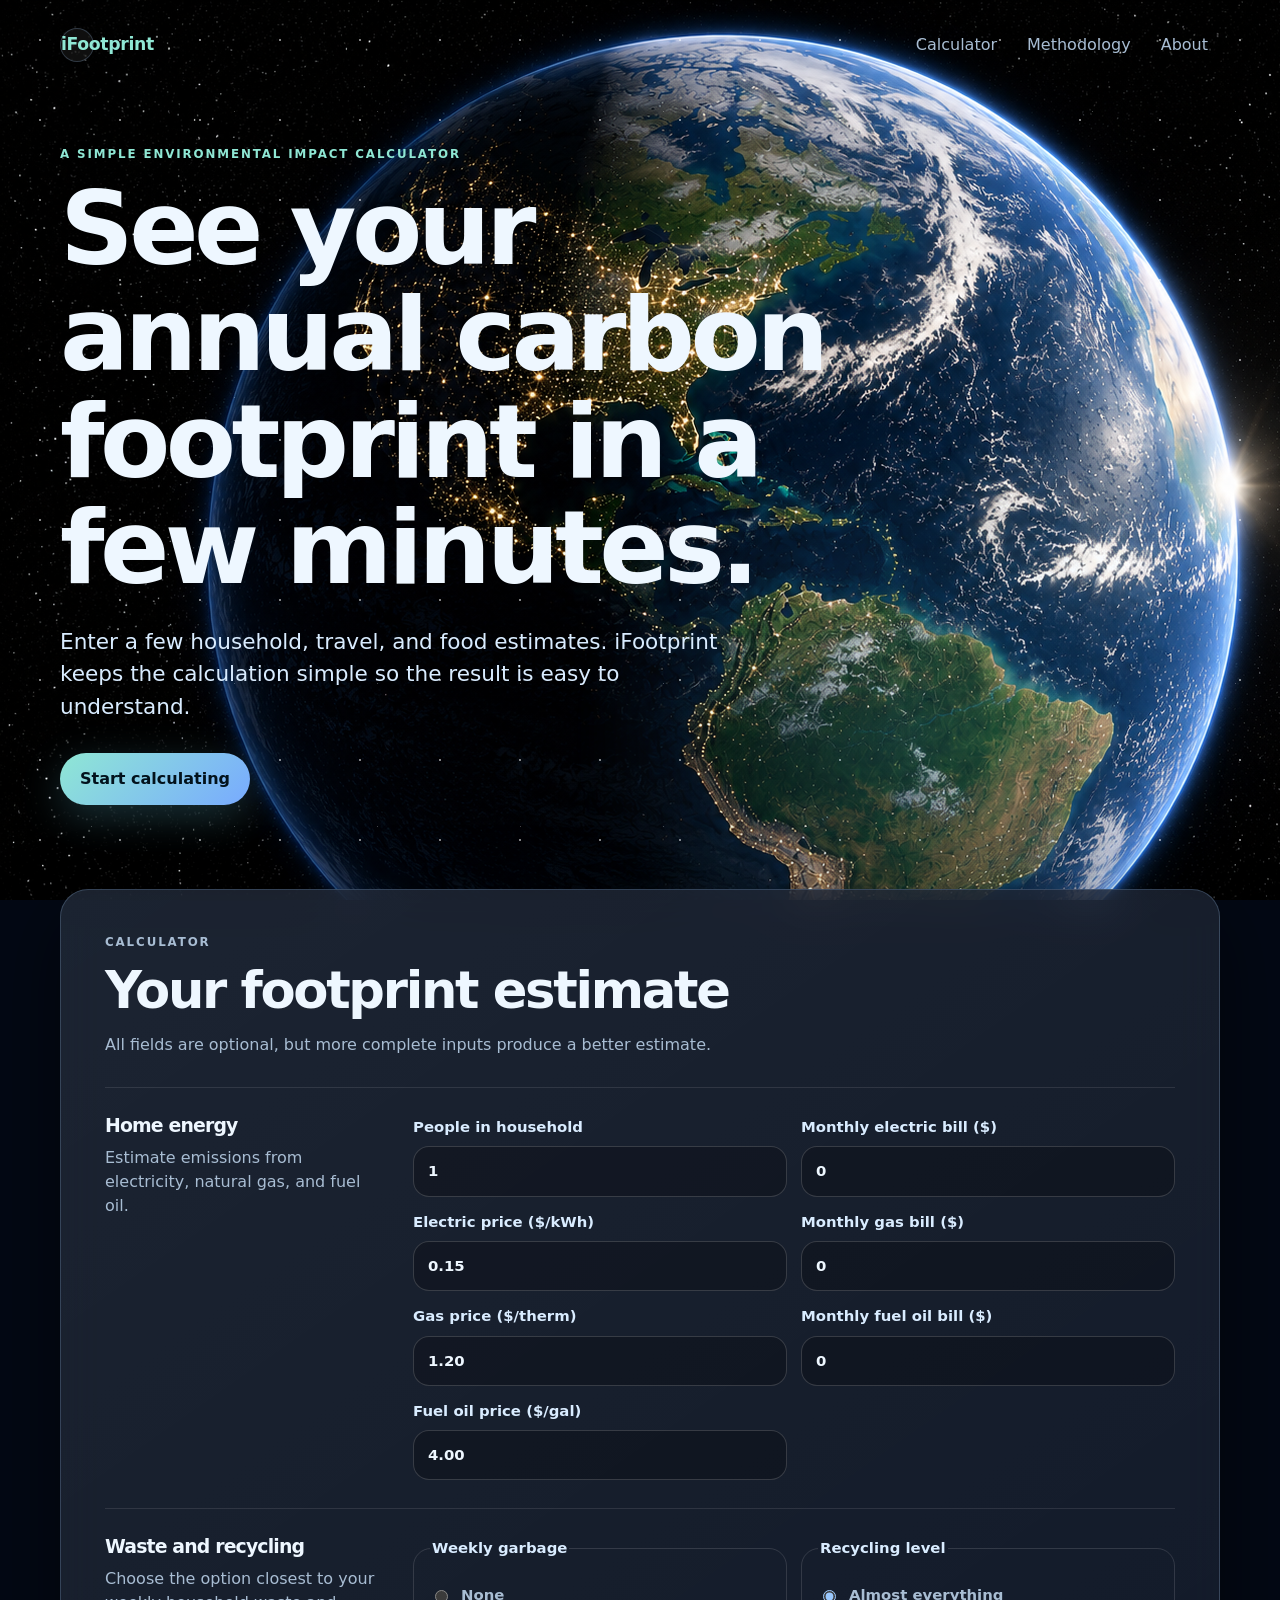
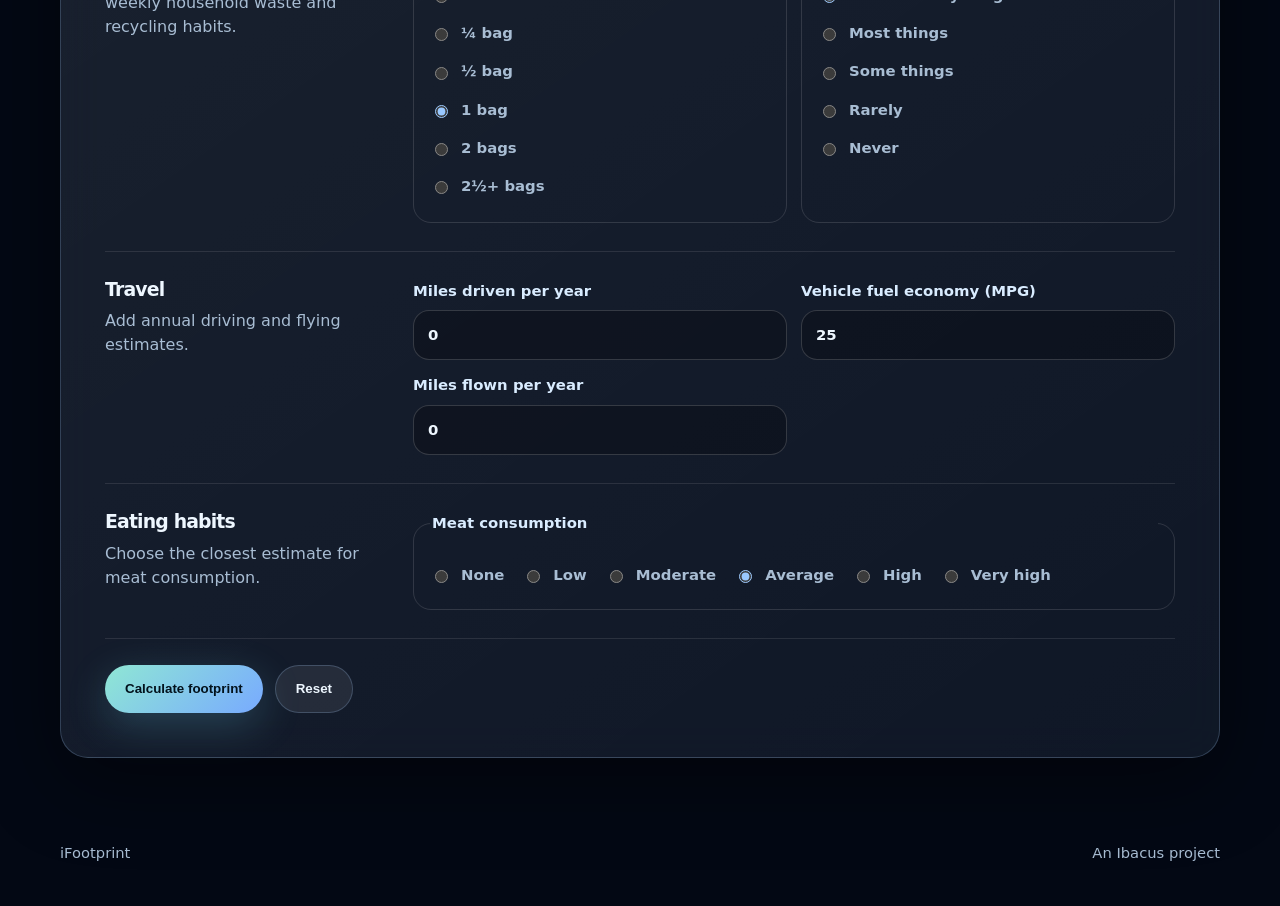
<file: index.html>
<!doctype html>
<html lang="en">
<head>
  <meta charset="utf-8" />
  <meta name="viewport" content="width=device-width, initial-scale=1" />
  <title>iFootprint — Calculate Your Carbon Footprint</title>
  <meta name="description" content="Estimate your annual carbon footprint from home energy, waste, driving, flying, and eating habits." />
  <link rel="stylesheet" href="styles.css" />
</head>
<body>
  <div class="space" aria-hidden="true">
    <div class="stars stars-one"></div>
    <div class="stars stars-two"></div>
    <img src="images/earth-half-lit.png" alt="Earth half-lit from space" class="earth-hero-image"/>
    <div class="glow"></div>
  </div>

  <header class="site-header">
    <a class="brand" href="index.html" aria-label="iFootprint home">
      <span class="brand-mark">iFootprint</span>
    </a>
    <nav aria-label="Primary navigation">
      <a href="index.html">Calculator</a>
      <a href="methodology.html">Methodology</a>
      <a href="about.html">About</a>
    </nav>
  </header>

  <main>
    <section class="hero">
      <p class="eyebrow">A simple environmental impact calculator</p>
      <h1>See your annual carbon footprint in a few minutes.</h1>
      <p class="lede">Enter a few household, travel, and food estimates. iFootprint keeps the calculation simple so the result is easy to understand.</p>
      <a class="hero-button" href="#calculator">Start calculating</a>
    </section>

    <section id="calculator" class="panel calculator-panel" aria-labelledby="calculator-title">
      <div class="panel-heading">
        <p class="eyebrow">Calculator</p>
        <h2 id="calculator-title">Your footprint estimate</h2>
        <p>All fields are optional, but more complete inputs produce a better estimate.</p>
      </div>

      <form id="footprint-form">
        <div class="form-section">
          <div>
            <h3>Home energy</h3>
            <p>Estimate emissions from electricity, natural gas, and fuel oil.</p>
          </div>
          <div class="field-grid">
            <label>People in household <input id="number_of_people" type="number" min="1" step="1" value="1"></label>
            <label>Monthly electric bill ($) <input id="electric_bill" type="number" min="0" step="1" value="0"></label>
            <label>Electric price ($/kWh) <input id="electric_price" type="number" min="0.01" step="0.01" value="0.15"></label>
            <label>Monthly gas bill ($) <input id="gas_bill" type="number" min="0" step="1" value="0"></label>
            <label>Gas price ($/therm) <input id="gas_price" type="number" min="0.01" step="0.01" value="1.20"></label>
            <label>Monthly fuel oil bill ($) <input id="fuel_oil_bill" type="number" min="0" step="1" value="0"></label>
            <label>Fuel oil price ($/gal) <input id="fuel_oil_price" type="number" min="0.01" step="0.01" value="4.00"></label>
          </div>
        </div>

        <div class="form-section">
          <div>
            <h3>Waste and recycling</h3>
            <p>Choose the option closest to your weekly household waste and recycling habits.</p>
          </div>
          <div class="choice-grid">
            <fieldset>
              <legend>Weekly garbage</legend>
              <label><input type="radio" name="waste" value="0"> None</label>
              <label><input type="radio" name="waste" value="253"> ¼ bag</label>
              <label><input type="radio" name="waste" value="505"> ½ bag</label>
              <label><input type="radio" name="waste" value="1010" checked> 1 bag</label>
              <label><input type="radio" name="waste" value="2020"> 2 bags</label>
              <label><input type="radio" name="waste" value="2525"> 2½+ bags</label>
            </fieldset>
            <fieldset>
              <legend>Recycling level</legend>
              <label><input type="radio" name="recycle" value="1" checked> Almost everything</label>
              <label><input type="radio" name="recycle" value="2"> Most things</label>
              <label><input type="radio" name="recycle" value="3"> Some things</label>
              <label><input type="radio" name="recycle" value="4"> Rarely</label>
              <label><input type="radio" name="recycle" value="5"> Never</label>
            </fieldset>
          </div>
        </div>

        <div class="form-section">
          <div>
            <h3>Travel</h3>
            <p>Add annual driving and flying estimates.</p>
          </div>
          <div class="field-grid">
            <label>Miles driven per year <input id="miles_driven" type="number" min="0" step="100" value="0"></label>
            <label>Vehicle fuel economy (MPG) <input id="fuel_economy" type="number" min="0" step="1" value="25"></label>
            <label>Miles flown per year <input id="miles_flown" type="number" min="0" step="100" value="0"></label>
          </div>
        </div>

        <div class="form-section">
          <div>
            <h3>Eating habits</h3>
            <p>Choose the closest estimate for meat consumption.</p>
          </div>
          <fieldset class="inline-options">
            <legend>Meat consumption</legend>
            <label><input type="radio" name="meat" value="0"> None</label>
            <label><input type="radio" name="meat" value="819"> Low</label>
            <label><input type="radio" name="meat" value="1637"> Moderate</label>
            <label><input type="radio" name="meat" value="3274" checked> Average</label>
            <label><input type="radio" name="meat" value="6548"> High</label>
            <label><input type="radio" name="meat" value="8185"> Very high</label>
          </fieldset>
        </div>

        <div class="actions">
          <button type="submit">Calculate footprint</button>
          <button type="button" class="secondary" id="reset-button">Reset</button>
        </div>
      </form>
    </section>

    <section id="results" class="panel results-panel hidden" aria-live="polite">
      <div class="result-main">
        <p class="eyebrow">Annual estimate</p>
        <div class="result-number"><span id="total-pounds">0</span> <small>lb CO₂/year</small></div>
        <div class="result-sub"><span id="total-tons">0</span> tons CO₂/year</div>
        <div class="grade-badge" id="overall-grade">—</div>
        <p id="grade-message" class="grade-message"></p>
      </div>
      <div class="result-details">
        <h3>Breakdown</h3>
        <div class="breakdown" id="breakdown"></div>
      </div>
    </section>
  </main>

  <footer>
    <span>iFootprint</span>
    <span>An Ibacus project</span>
  </footer>

  <script src="script.js"></script>
</body>
</html>
</file>
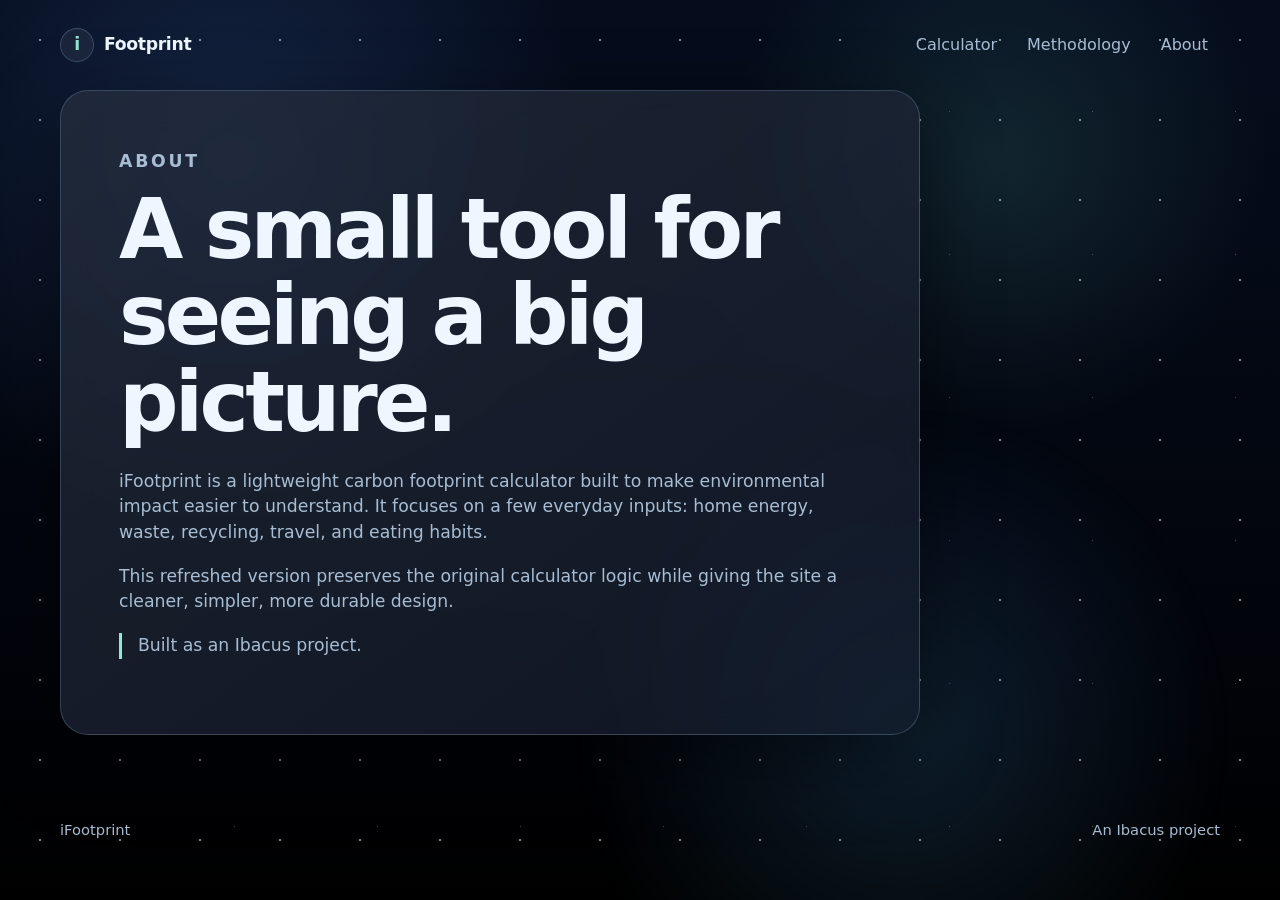
<file: about.html>
<!doctype html>
<html lang="en">
<head>
  <meta charset="utf-8" />
  <meta name="viewport" content="width=device-width, initial-scale=1" />
  <title>About — iFootprint</title>
  <meta name="description" content="About iFootprint, a simple carbon footprint calculator from Ibacus." />
  <link rel="stylesheet" href="styles.css" />
</head>
<body>
  <div class="space" aria-hidden="true"><div class="stars stars-one"></div><div class="stars stars-two"></div><div class="earth"></div><div class="glow"></div></div>
  <header class="site-header"><a class="brand" href="index.html"><span class="brand-mark">i</span><span>Footprint</span></a><nav><a href="index.html">Calculator</a><a href="methodology.html">Methodology</a><a href="about.html">About</a></nav></header>
  <main class="page-main">
    <section class="panel content-panel">
      <p class="eyebrow">About</p>
      <h1>A small tool for seeing a big picture.</h1>
      <p>iFootprint is a lightweight carbon footprint calculator built to make environmental impact easier to understand. It focuses on a few everyday inputs: home energy, waste, recycling, travel, and eating habits.</p>
      <p>This refreshed version preserves the original calculator logic while giving the site a cleaner, simpler, more durable design.</p>
      <p class="note">Built as an Ibacus project.</p>
    </section>
  </main>
  <footer><span>iFootprint</span><span>An Ibacus project</span></footer>
</body>
</html>
</file>
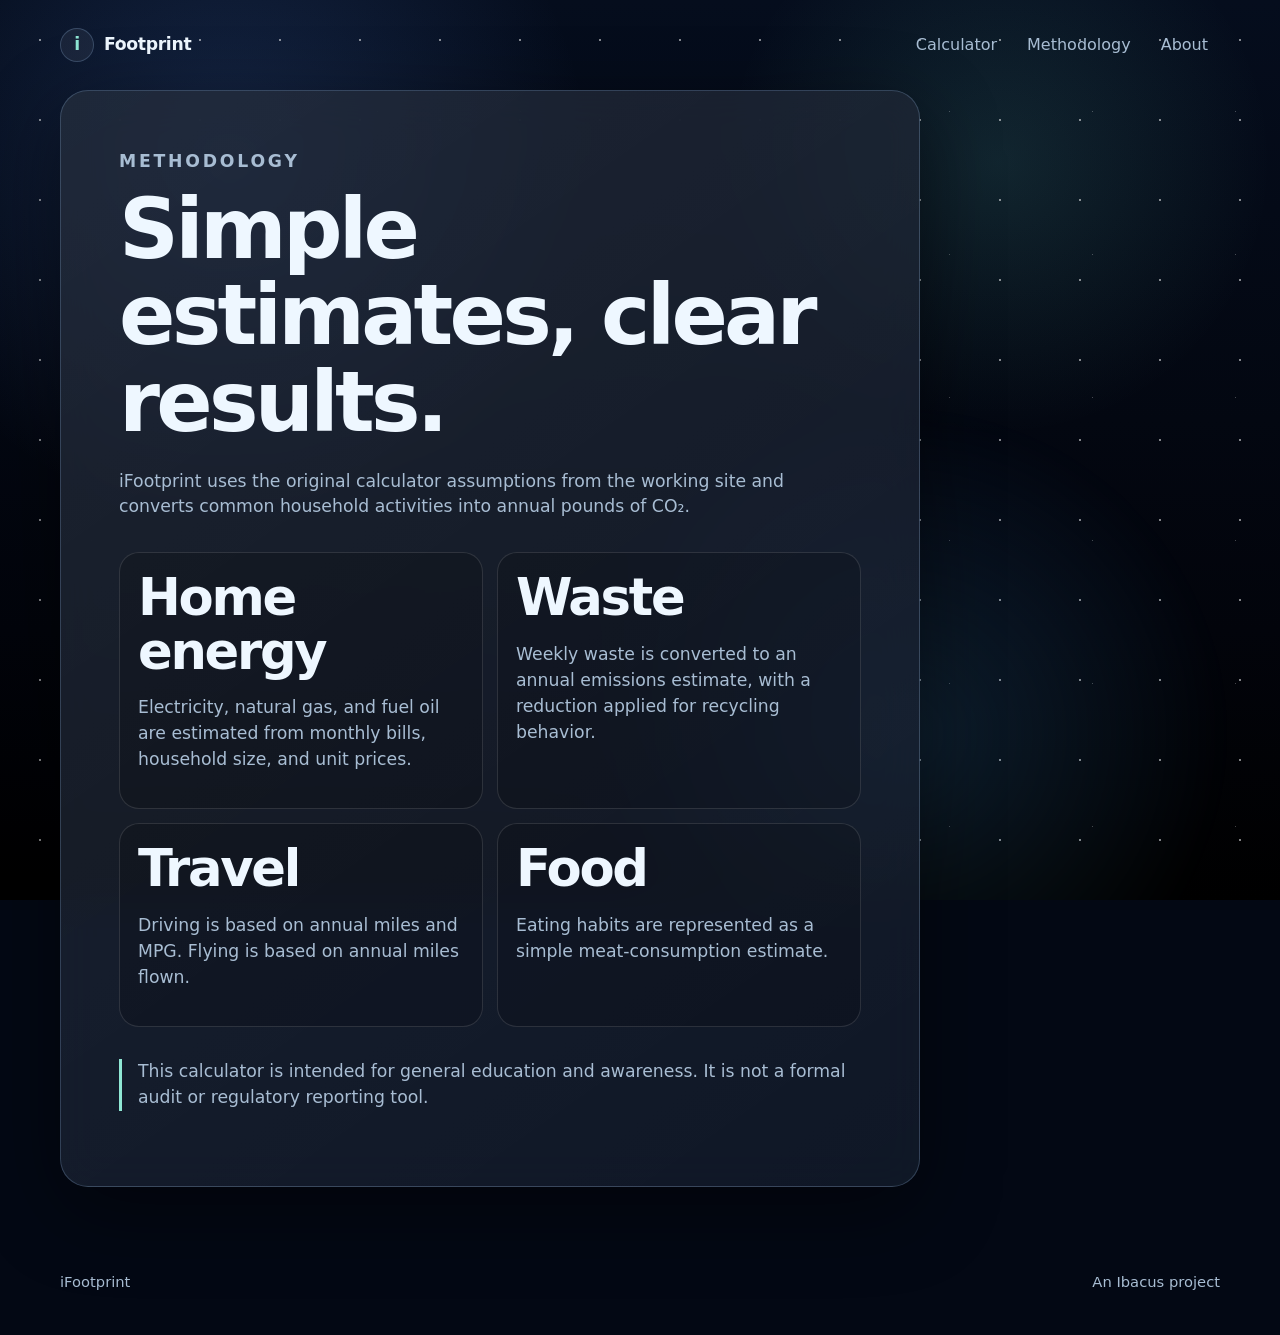
<file: methodology.html>
<!doctype html>
<html lang="en">
<head>
  <meta charset="utf-8" />
  <meta name="viewport" content="width=device-width, initial-scale=1" />
  <title>Methodology — iFootprint</title>
  <meta name="description" content="How iFootprint estimates annual carbon footprint values." />
  <link rel="stylesheet" href="styles.css" />
</head>
<body>
  <div class="space" aria-hidden="true"><div class="stars stars-one"></div><div class="stars stars-two"></div><div class="earth"></div><div class="glow"></div></div>
  <header class="site-header"><a class="brand" href="index.html"><span class="brand-mark">i</span><span>Footprint</span></a><nav><a href="index.html">Calculator</a><a href="methodology.html">Methodology</a><a href="about.html">About</a></nav></header>
  <main class="page-main">
    <section class="panel content-panel">
      <p class="eyebrow">Methodology</p>
      <h1>Simple estimates, clear results.</h1>
      <p>iFootprint uses the original calculator assumptions from the working site and converts common household activities into annual pounds of CO₂.</p>
      <div class="method-grid">
        <article><h2>Home energy</h2><p>Electricity, natural gas, and fuel oil are estimated from monthly bills, household size, and unit prices.</p></article>
        <article><h2>Waste</h2><p>Weekly waste is converted to an annual emissions estimate, with a reduction applied for recycling behavior.</p></article>
        <article><h2>Travel</h2><p>Driving is based on annual miles and MPG. Flying is based on annual miles flown.</p></article>
        <article><h2>Food</h2><p>Eating habits are represented as a simple meat-consumption estimate.</p></article>
      </div>
      <p class="note">This calculator is intended for general education and awareness. It is not a formal audit or regulatory reporting tool.</p>
    </section>
  </main>
  <footer><span>iFootprint</span><span>An Ibacus project</span></footer>
</body>
</html>
</file>
<file: styles.css>
:root {
  color-scheme: dark;
  --bg: #030814;
  --panel: rgba(9, 18, 35, 0.72);
  --panel-strong: rgba(10, 22, 43, 0.9);
  --border: rgba(170, 210, 255, 0.22);
  --text: #eef7ff;
  --muted: #a8bdd3;
  --soft: #d9ecff;
  --accent: #8fe7d4;
  --accent-2: #78aaff;
  --warning: #ffd479;
  --shadow: 0 24px 80px rgba(0, 0, 0, 0.45);
  --radius: 28px;
  font-family: Inter, ui-sans-serif, system-ui, -apple-system, BlinkMacSystemFont, "Segoe UI", sans-serif;
}
* { box-sizing: border-box; }
html { scroll-behavior: smooth; }
body {
  margin: 0;
  min-height: 100vh;
  background: var(--bg);
  color: var(--text);
  line-height: 1.5;
}
a { color: inherit; }
.space {
  position: fixed;
  inset: 0;
  z-index: -2;
  overflow: hidden;
  background:
    radial-gradient(circle at 18% 18%, rgba(80, 130, 220, 0.22), transparent 28%),
    radial-gradient(circle at 78% 18%, rgba(113, 231, 212, 0.12), transparent 22%),
    linear-gradient(180deg, #050d1d 0%, #02040b 70%, #000 100%);
}
.stars, .stars::before, .stars::after {
  position: absolute;
  inset: 0;
  content: "";
  background-repeat: repeat;
  opacity: 0.55;
}
.stars-one {
  background-image: radial-gradient(#fff 0.7px, transparent 0.8px);
  background-size: 80px 80px;
}
.stars-two {
  background-image: radial-gradient(rgba(255,255,255,.75) 0.9px, transparent 1px);
  background-size: 143px 143px;
  transform: translate(20px, 40px);
  opacity: .35;
}
.earth {
  position: absolute;
  width: min(78vw, 1050px);
  height: auto;
  right: max(-13vw, -170px);
  bottom: max(-19vw, -250px);
  z-index: -1;
  filter: saturate(1.08) contrast(1.03) drop-shadow(0 0 90px rgba(84, 162, 255, .25));
  transform-origin: 62% 58%;
  pointer-events: none;
  user-select: none;
}
.glow {
  position: absolute;
  right: -3vw;
  bottom: -12vw;
  width: 65vw;
  height: 50vw;
  background: radial-gradient(circle, rgba(82, 182, 255, 0.16), transparent 62%);
  filter: blur(10px);
}


@media (prefers-reduced-motion: reduce) {
  html { scroll-behavior: auto; }
}
.site-header {
  width: min(1160px, calc(100% - 32px));
  margin: 0 auto;
  padding: 24px 0;
  display: flex;
  align-items: center;
  justify-content: space-between;
  gap: 20px;
}
.brand {
  display: inline-flex;
  align-items: center;
  gap: 10px;
  font-size: 1.08rem;
  font-weight: 750;
  text-decoration: none;
  letter-spacing: -0.02em;
}
.brand-mark {
  width: 34px;
  height: 34px;
  display: inline-grid;
  place-items: center;
  border: 1px solid var(--border);
  border-radius: 50%;
  color: var(--accent);
  background: rgba(255,255,255,.06);
}
nav { display: flex; gap: 6px; flex-wrap: wrap; justify-content: flex-end; }
nav a {
  text-decoration: none;
  color: var(--muted);
  padding: 9px 12px;
  border-radius: 999px;
  transition: background .18s ease, color .18s ease;
}
nav a:hover { color: var(--text); background: rgba(255,255,255,.07); }
main { width: min(1160px, calc(100% - 32px)); margin: 0 auto 56px; }
.hero { min-height: 58vh; display: grid; align-content: center; max-width: 780px; padding: 56px 0 84px; }
.eyebrow { margin: 0 0 12px; color: var(--accent); text-transform: uppercase; letter-spacing: .16em; font-weight: 800; font-size: .74rem; }
h1, h2, h3 { letter-spacing: -0.045em; line-height: 1.04; margin: 0; }
h1 { font-size: clamp(3rem, 8vw, 6.9rem); max-width: 900px; }
h2 { font-size: clamp(2rem, 4vw, 3.4rem); }
h3 { font-size: 1.18rem; }
.lede { color: var(--soft); font-size: clamp(1.1rem, 2vw, 1.35rem); max-width: 660px; margin: 24px 0 30px; }
.hero-button, button {
  border: 0;
  border-radius: 999px;
  padding: 14px 20px;
  min-height: 48px;
  display: inline-flex;
  align-items: center;
  justify-content: center;
  width: fit-content;
  background: linear-gradient(135deg, var(--accent), var(--accent-2));
  color: #02121c;
  font-weight: 800;
  text-decoration: none;
  cursor: pointer;
  box-shadow: 0 12px 40px rgba(103, 206, 230, 0.24);
}
button.secondary { background: rgba(255,255,255,.08); color: var(--text); border: 1px solid var(--border); box-shadow: none; }
.panel {
  border: 1px solid var(--border);
  border-radius: var(--radius);
  background: linear-gradient(145deg, rgba(255,255,255,.085), rgba(255,255,255,.035)), var(--panel);
  box-shadow: var(--shadow);
  backdrop-filter: blur(20px);
}
.calculator-panel { padding: clamp(22px, 4vw, 44px); }
.panel-heading { max-width: 720px; margin-bottom: 30px; }
.panel-heading p, .content-panel p { color: var(--muted); }
.form-section {
  display: grid;
  grid-template-columns: minmax(180px, 280px) 1fr;
  gap: 28px;
  padding: 28px 0;
  border-top: 1px solid rgba(255,255,255,.1);
}
.form-section p { color: var(--muted); margin: 10px 0 0; }
.field-grid { display: grid; grid-template-columns: repeat(2, minmax(0, 1fr)); gap: 14px; }
label, legend { color: var(--soft); font-weight: 650; font-size: .93rem; }
input[type="number"] {
  width: 100%;
  margin-top: 8px;
  border: 1px solid rgba(255,255,255,.16);
  border-radius: 16px;
  padding: 13px 14px;
  color: var(--text);
  background: rgba(0,0,0,.24);
  font: inherit;
}
input:focus { outline: 2px solid rgba(143, 231, 212, .55); outline-offset: 2px; }
fieldset { margin: 0; border: 1px solid rgba(255,255,255,.13); border-radius: 18px; padding: 16px; }
fieldset label { display: flex; align-items: center; gap: 10px; padding: 8px 0; color: var(--muted); }
.choice-grid { display: grid; grid-template-columns: repeat(2, minmax(0, 1fr)); gap: 14px; }
.inline-options { display: flex; flex-wrap: wrap; gap: 8px 18px; }
.inline-options legend { width: 100%; margin-bottom: 8px; }
.inline-options label { padding: 6px 0; }
.actions { display: flex; gap: 12px; flex-wrap: wrap; padding-top: 26px; border-top: 1px solid rgba(255,255,255,.1); }
.results-panel { margin-top: 26px; padding: clamp(24px, 4vw, 42px); display: grid; grid-template-columns: .9fr 1.1fr; gap: 34px; }
.hidden { display: none !important; }
.result-number { font-size: clamp(2.6rem, 7vw, 5rem); font-weight: 850; letter-spacing: -0.06em; line-height: .96; }
.result-number small { display: block; font-size: 1rem; letter-spacing: 0; color: var(--muted); margin-top: 10px; }
.result-sub { color: var(--soft); margin-top: 12px; font-weight: 700; }
.grade-badge {
  margin-top: 22px;
  width: 92px;
  height: 92px;
  display: grid;
  place-items: center;
  border-radius: 28px;
  border: 1px solid rgba(255,255,255,.2);
  font-size: 2rem;
  font-weight: 900;
  background: rgba(143, 231, 212, .11);
}
.grade-message { color: var(--soft); font-size: 1.05rem; }
.breakdown { display: grid; gap: 10px; margin-top: 18px; }
.breakdown-row { display: grid; grid-template-columns: 1fr auto auto; gap: 14px; align-items: center; padding: 12px 0; border-bottom: 1px solid rgba(255,255,255,.09); color: var(--muted); }
.breakdown-row strong { color: var(--text); }
.mini-grade { min-width: 38px; text-align: center; border: 1px solid rgba(255,255,255,.14); border-radius: 999px; padding: 4px 8px; color: var(--accent); font-weight: 800; }
.page-main { min-height: 66vh; display: grid; align-items: center; }
.content-panel { max-width: 860px; padding: clamp(28px, 5vw, 58px); }
.content-panel h1 { font-size: clamp(2.6rem, 7vw, 5.2rem); margin-bottom: 22px; }
.content-panel p { font-size: 1.08rem; }
.method-grid { display: grid; grid-template-columns: repeat(2, minmax(0, 1fr)); gap: 14px; margin: 32px 0; }
.method-grid article { border: 1px solid rgba(255,255,255,.12); border-radius: 20px; padding: 18px; background: rgba(0,0,0,.16); }
.note { border-left: 3px solid var(--accent); padding-left: 16px; }
footer { width: min(1160px, calc(100% - 32px)); margin: 0 auto; padding: 28px 0 42px; display: flex; justify-content: space-between; gap: 16px; color: var(--muted); font-size: .92rem; }
@media (max-width: 820px) {
  .site-header, footer { align-items: flex-start; flex-direction: column; }
  .hero { min-height: auto; padding: 36px 0 56px; }
  .form-section, .results-panel { grid-template-columns: 1fr; }
  .field-grid, .choice-grid, .method-grid { grid-template-columns: 1fr; }
  .earth { width: 130vw; right: -58vw; bottom: -18vw; opacity: .72; }
}
</file>
